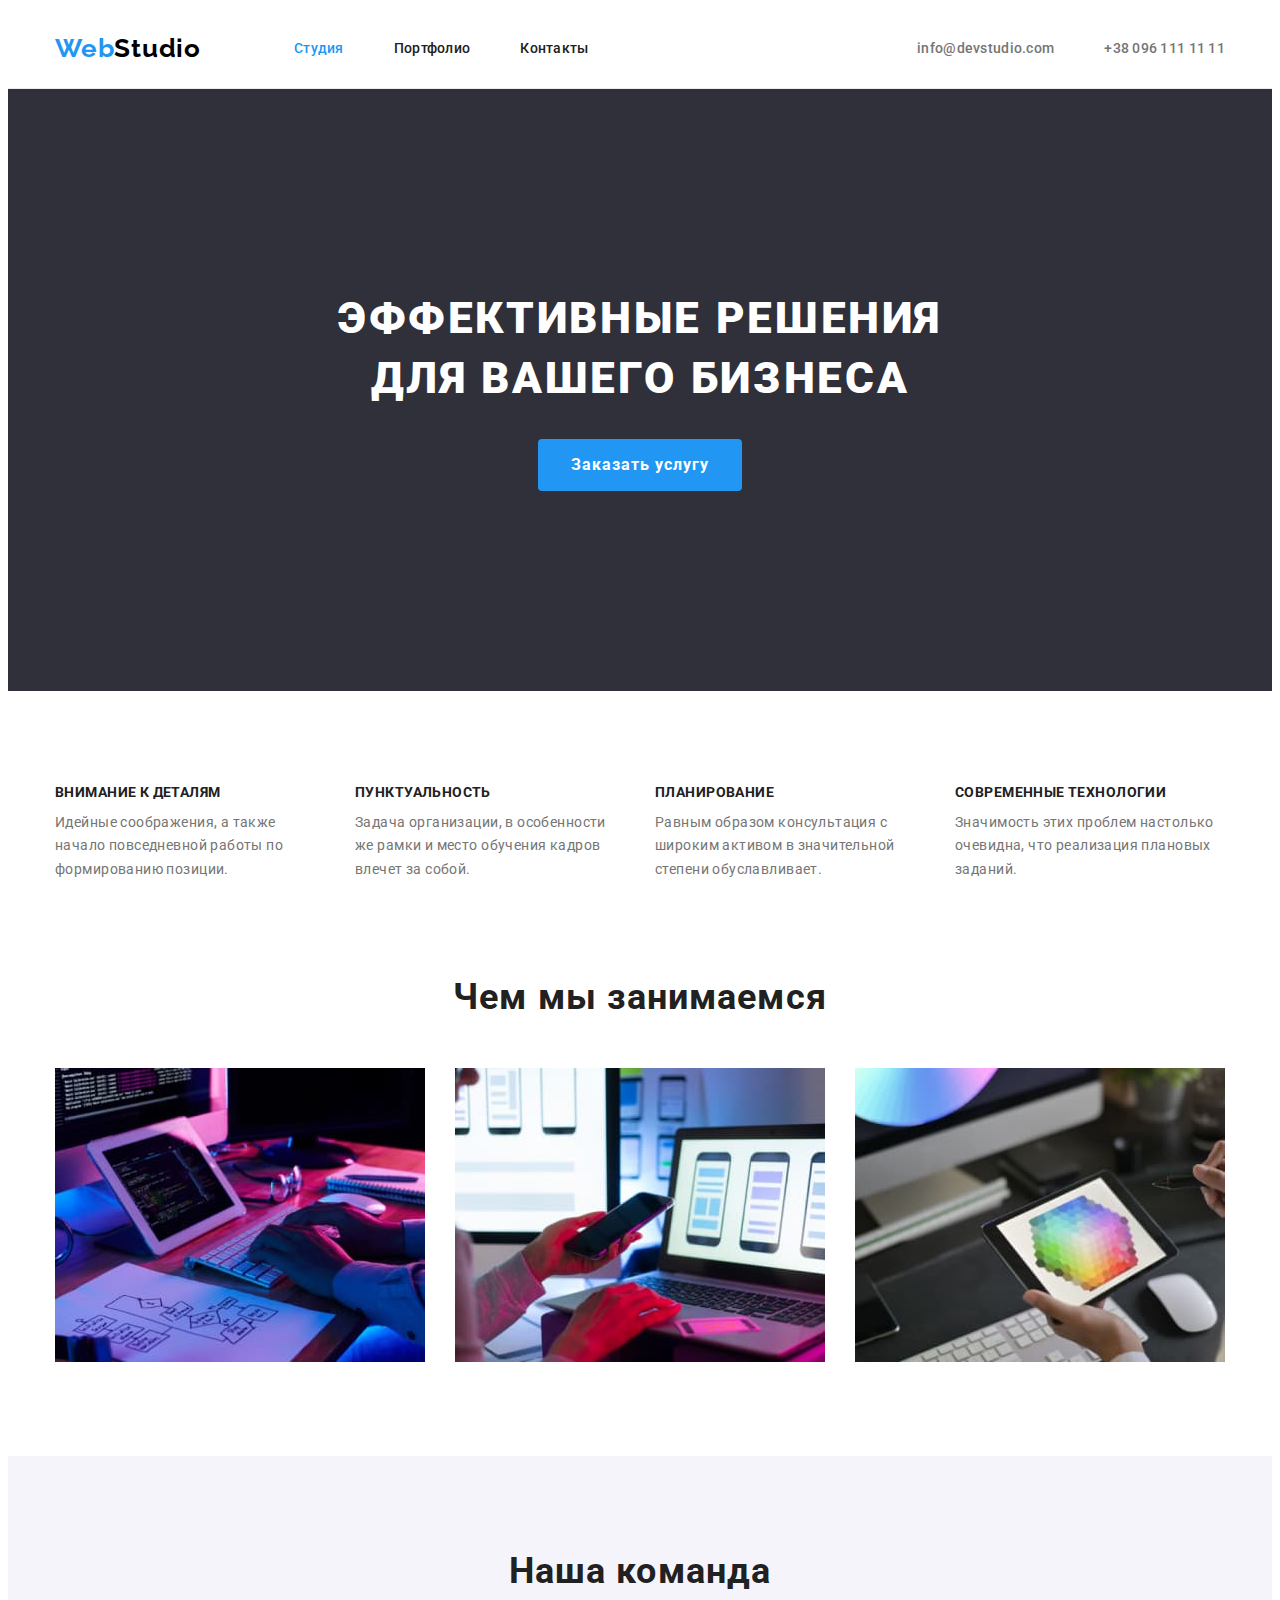
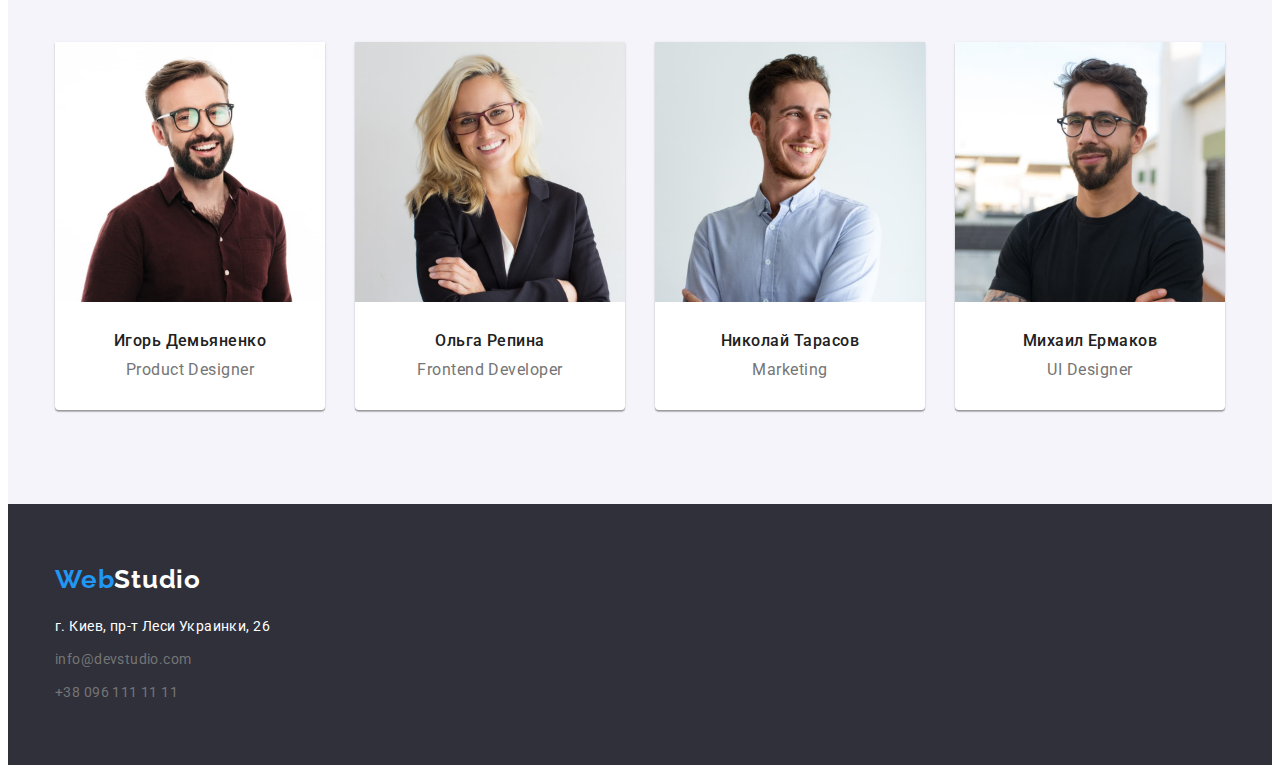
<file: index.html>
<!DOCTYPE html>
<html lang="ru">
  <head>
    <meta charset="UTF-8" />
    <meta http-equiv="X-UA-Compatible" content="IE=edge" />
    <meta name="viewport" content="width=device-width, initial-scale=1.0" />
    <title>WebStudio</title>
    <link rel="preconnect" href="https://fonts.googleapis.com" />
    <link rel="preconnect" href="https://fonts.gstatic.com" crossorigin />
    <link
      href="https://fonts.googleapis.com/css2?family=Raleway:wght@700&family=Roboto:wght@400;500;700;900&display=swap"
      rel="stylesheet"
    />
    <link
      rel="stylesheet"
      href="https://cdnjs.cloudflare.com/ajax/libs/modern-normalize/1.1.0/modern-normalize.min.css"
      integrity="sha512-wpPYUAdjBVSE4KJnH1VR1HeZfpl1ub8YT/NKx4PuQ5NmX2tKuGu6U/JRp5y+Y8XG2tV+wKQpNHVUX03MfMFn9Q=="
      crossorigin="anonymous"
      referrerpolicy="no-referrer"
    />
    <link rel="stylesheet" href="./css/styles.css" />
  </head>
  <body>
    <header class="page-header">
      <div class="container">
        <div class="container-head">
          <div class="nav-container">
            <a class="link logo" href="index.html"
              >Web<span class="accent-top">Studio</span></a
            >
            <nav>
              <ul class="list header-list">
                <li class="header-item">
                  <a class="link header-link current" href="">Студия</a>
                </li>
                <li class="header-item">
                  <a class="link header-link" href="./portfolio.html"
                    >Портфолио</a
                  >
                </li>
                <li class="header-item">
                  <a class="link header-link" href="">Контакты</a>
                </li>
              </ul>
            </nav>
          </div>

          <ul class="list header-connect">
            <li class="header-item">
              <a class="link header-link" href="mailto:info@devstudio.com"
                >info@devstudio.com</a
              >
            </li>
            <li class="header-item">
              <a class="link header-link" href="tel:+380961111111"
                >+38 096 111 11 11</a
              >
            </li>
          </ul>
        </div>
      </div>
    </header>

    <!--section hero-->
    <main>
      <section class="hero">
        <!-- <div class="container"> -->
        <h1 class="hero-title">
          Эффективные решения <br />
          для вашего бизнеса
        </h1>
        <button type="button" class="hero-button">Заказать услугу</button>
        <!-- </div> -->
      </section>
      <!--section services-->
      <section class="section">
        <div class="container">
          <h2 class="visually-hidden">Особенности</h2>
          <ul class="list card-set">
            <li class="item services-item">
              <h3 class="services-title">Внимание к деталям</h3>
              <p class="services-pre-title">
                Идейные соображения, а также начало повседневной работы по
                формированию позиции.
              </p>
            </li>
            <li class="item services-item">
              <h3 class="services-title">Пунктуальность</h3>
              <p class="services-pre-title">
                Задача организации, в особенности же рамки и место обучения
                кадров влечет за собой.
              </p>
            </li>
            <li class="item services-item">
              <h3 class="services-title">Планирование</h3>
              <p class="services-pre-title">
                Равным образом консультация с широким активом в значительной
                степени обуславливает.
              </p>
            </li>
            <li class="item services-item">
              <h3 class="services-title">Современные технологии</h3>
              <p class="services-pre-title">
                Значимость этих проблем настолько очевидна, что реализация
                плановых заданий.
              </p>
            </li>
          </ul>
        </div>
      </section>
      <!-- section what are we doing-->
      <section class="section doing">
        <div class="container">
          <h2 class="section-title">Чем мы занимаемся</h2>
          <ul class="list card-set">
            <li class="item doing-item">
              <img
                src="./images/keyboard-img.jpg"
                alt="разработка программного обеспечения"
                width="370"
                height="294"
              />
            </li>
            <li class="item doing-item">
              <img
                src="./images/notebook-img.jpg"
                alt="написание мобильного дизайна"
                width="370"
                height="294"
              />
            </li>
            <li class="item doing-item">
              <img
                src="./images/tablet-img.jpg"
                alt="подбор цветовых гамм для ваших проектов"
                width="370"
                height="294"
              />
            </li>
          </ul>
        </div>
      </section>
      <!--section our team-->
      <section class="section team">
        <div class="container">
          <h2 class="section-title">Наша команда</h2>
          <ul class="list card-set">
            <li class="item team-item">
              <img
                src="./images/product-designer-img.jpg"
                alt="Игорь Демьяненко - Product Designer"
                width="270"
                height="260"
              />
              <div class="card-title">
                <h3 class="team-pre-title">Игорь Демьяненко</h3>
                <p class="team-post">Product Designer</p>
              </div>
            </li>
            <li class="item team-item">
              <img
                src="./images/frontend-developer-img.jpg"
                alt="Ольга Репина - Frontend Developer"
                width="270"
                height="260"
              />
              <div class="card-title">
                <h3 class="team-pre-title">Ольга Репина</h3>
                <p class="team-post">Frontend Developer</p>
              </div>
            </li>
            <li class="item team-item">
              <img
                src="./images/marketing-img.jpg"
                alt="Николай Тарасов - Marketing"
                width="270"
                height="260"
              />
              <div class="card-title">
                <h3 class="team-pre-title">Николай Тарасов</h3>
                <p class="team-post">Marketing</p>
              </div>
            </li>
            <li class="item team-item">
              <img
                src="./images/ui-designer-img.jpg"
                alt="Михаил Ермаков - UI Designer"
                width="270"
                height="260"
              />
              <div class="card-title">
                <h3 class="team-pre-title">Михаил Ермаков</h3>
                <p class="team-post">UI Designer</p>
              </div>
            </li>
          </ul>
        </div>
      </section>
    </main>
    <!--section footer-->
    <footer class="footer">
      <div class="container">
        <a class="link logo" href="index.html"
          >Web<span class="accent-foot">Studio</span></a
        >
        <address class="address">
          <ul class="list address-list">
            <li class="address-item">
              <a
                class="link"
                href="https://goo.gl/maps/kdyRsUSUZegwHqDn6"
                target="_blank"
                rel="noopener noreferrer"
                ><span class="address-city"
                  >г. Киев, пр-т Леси Украинки, 26</span
                ></a
              >
            </li>
            <li class="address-item">
              <a class="link" href="mailto:info@devstudio.com"
                >info@devstudio.com</a
              >
            </li>
            <li class="address-item">
              <a class="link" href="tel:+380961111111">+38 096 111 11 11</a>
            </li>
          </ul>
        </address>
      </div>
    </footer>
  </body>
</html>
</file>
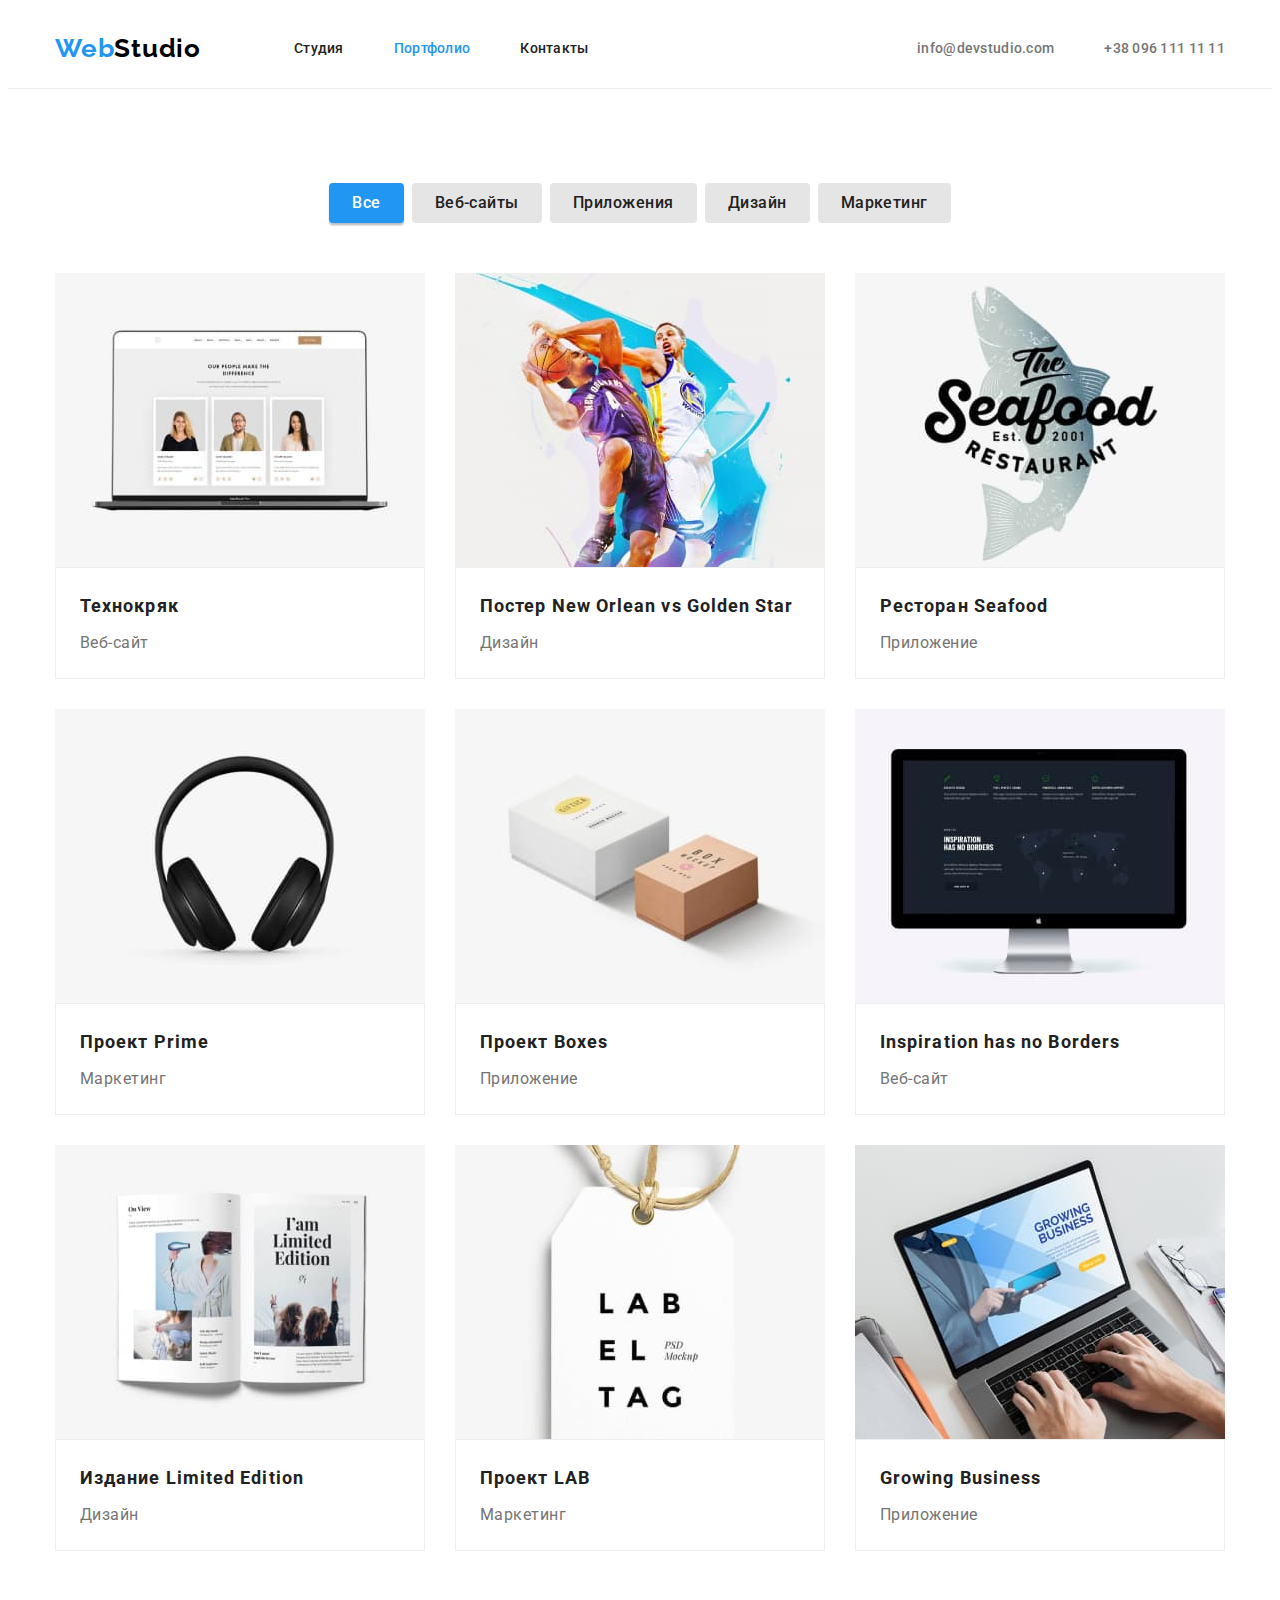
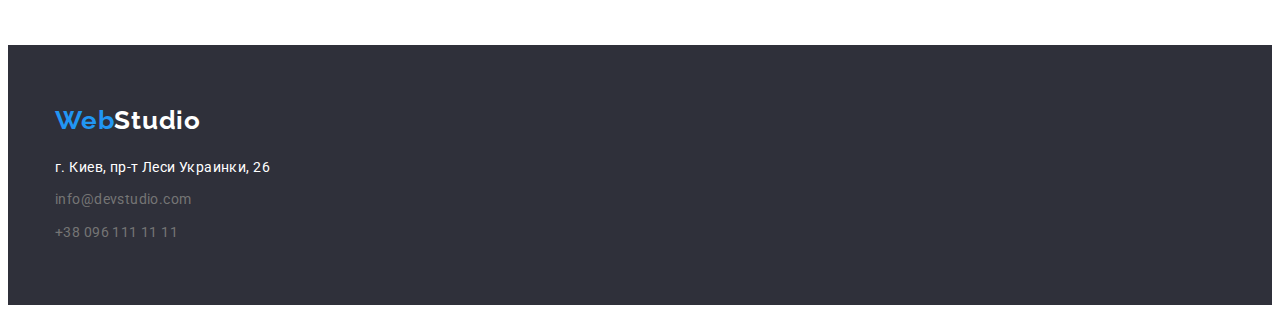
<file: portfolio.html>
<!DOCTYPE html>
<html lang="ru">
  <head>
    <meta charset="UTF-8" />
    <meta http-equiv="X-UA-Compatible" content="IE=edge" />
    <meta name="viewport" content="width=device-width, initial-scale=1.0" />
    <link rel="preconnect" href="https://fonts.googleapis.com" />
    <link rel="preconnect" href="https://fonts.gstatic.com" crossorigin />
    <link
      href="https://fonts.googleapis.com/css2?family=Raleway:wght@700&family=Roboto:wght@400;500;700;900&display=swap"
      rel="stylesheet"
    />
    <link
      rel="stylesheet"
      href="https://cdnjs.cloudflare.com/ajax/libs/modern-normalize/1.1.0/modern-normalize.min.css"
      integrity="sha512-wpPYUAdjBVSE4KJnH1VR1HeZfpl1ub8YT/NKx4PuQ5NmX2tKuGu6U/JRp5y+Y8XG2tV+wKQpNHVUX03MfMFn9Q=="
      crossorigin="anonymous"
      referrerpolicy="no-referrer"
    />
    <link rel="stylesheet" href="./css/styles.css" />
    <title>Portfolio</title>
  </head>
  <body>
    <!-- header section -->
    <header class="page-header">
      <div class="container">
        <div class="container-head">
          <div class="nav-container">
            <a class="link logo" href="index.html"
              >Web<span class="accent-top">Studio</span></a
            >
            <nav>
              <ul class="list header-list">
                <li class="header-item">
                  <a class="link header-link" href="./index.html">Студия</a>
                </li>
                <li class="header-item">
                  <a class="link header-link current" href="">Портфолио</a>
                </li>
                <li class="header-item">
                  <a class="link header-link" href="">Контакты</a>
                </li>
              </ul>
            </nav>
          </div>

          <ul class="list header-connect">
            <li class="header-mail">
              <a class="link header-link" href="mailto:info@devstudio.com"
                >info@devstudio.com</a
              >
            </li>
            <li class="header-tel">
              <a class="link header-link" href="tel:+380961111111"
                >+38 096 111 11 11</a
              >
            </li>
          </ul>
        </div>
      </div>
    </header>
    <!-- main section -->
    <main>
      <section class="section">
        <h1 class="visually-hidden">Примеры наших работ</h1>
        <div class="container">
          <ul class="list btn-list">
            <li class="example-item">
              <button class="link example-btn active" type="button">Все</button>
            </li>
            <li class="example-item">
              <button class="link example-btn" type="button">Веб-сайты</button>
            </li>
            <li class="example-item">
              <button class="link example-btn" type="button">Приложения</button>
            </li>
            <li class="example-item">
              <button class="link example-btn" type="button">Дизайн</button>
            </li>
            <li class="example-item">
              <button class="link example-btn" type="button">Маркетинг</button>
            </li>
          </ul>

          <!-- CONTAINER CARDS -->

          <ul class="list card-set">
            <li class="item pf-item">
              <a class="link" href="" target="_blank" rel="noopener noreferrer"
                ><img
                  src="./images/website-tehnokryak.jpg"
                  alt="Веб-сайт Технокряк"
                  width="370"
                  height="294"
                />
                <div class="pf-wrapper">
                  <h2 class="pf-title">Технокряк</h2>
                  <p class="pf-pre-title">Веб-сайт</p>
                </div>
              </a>
            </li>
            <li class="item pf-item">
              <a class="link" href="" target="_blank" rel="noopener noreferrer"
                ><img
                  src="./images/design.jpg"
                  alt="Постер Нью-Орлеан против Голд-Стар"
                  width="370"
                  height="294"
                />
                <div class="pf-wrapper">
                  <h2 class="pf-title">
                    Постер <span lang="en">New Orlean vs Golden Star</span>
                  </h2>
                  <p class="pf-pre-title">Дизайн</p>
                </div>
              </a>
            </li>
            <li class="item pf-item">
              <a class="link" href="" target="_blank" rel="noopener noreferrer"
                ><img
                  src="./images/app-rest-seafood.jpg"
                  alt="Ресторан Сиафуд"
                  width="370"
                  height="294"
                />
                <div class="pf-wrapper">
                  <h2 class="pf-title">
                    Ресторан <span lang="en">Seafood</span>
                  </h2>
                  <p class="pf-pre-title">Приложение</p>
                </div>
              </a>
            </li>
            <li class="item pf-item">
              <a class="link" href="" target="_blank" rel="noopener noreferrer"
                ><img
                  src="./images/marketing-project-prime.jpg"
                  alt="Проект Прайм"
                  width="370"
                  height="294"
                />
                <div class="pf-wrapper">
                  <h2 class="pf-title">Проект <span lang="en">Prime</span></h2>
                  <p class="pf-pre-title">Маркетинг</p>
                </div>
              </a>
            </li>
            <li class="item pf-item">
              <a class="link" href="" target="_blank" rel="noopener noreferrer"
                ><img
                  src="./images/app-project-boxes.jpg"
                  alt="Проект Боксы"
                  width="370"
                  height="294"
                />
                <div class="pf-wrapper">
                  <h2 class="pf-title">Проект <span lang="en">Boxes</span></h2>
                  <p class="pf-pre-title">Приложение</p>
                </div>
              </a>
            </li>
            <li class="item pf-item">
              <a class="link" href="" target="_blank" rel="noopener noreferrer"
                ><img
                  src="./images/website-inspiration-has-no-borders.jpg"
                  alt="У вдохновения нет границ"
                  width="370"
                  height="294"
                />
                <div class="pf-wrapper">
                  <h2 class="pf-title">
                    <span lang="en">Inspiration has no Borders</span>
                  </h2>
                  <p class="pf-pre-title">Веб-сайт</p>
                </div>
              </a>
            </li>
            <li class="item pf-item">
              <a class="link" href="" target="_blank" rel="noopener noreferrer"
                ><img
                  src="./images/design-limited-edition.jpg"
                  alt="издание лимитед эдишн"
                  width="370"
                  height="294"
                />
                <div class="pf-wrapper">
                  <h2 class="pf-title">
                    Издание <span lang="en">Limited Edition</span>
                  </h2>
                  <p class="pf-pre-title">Дизайн</p>
                </div>
              </a>
            </li>
            <li class="item pf-item">
              <a class="link" href="" target="_blank" rel="noopener noreferrer"
                ><img
                  src="./images/marketing-project-lab.jpg"
                  alt="Проект ЛАБ"
                  width="370"
                  height="294"
                />
                <div class="pf-wrapper">
                  <h2 class="pf-title">Проект <span lang="en">LAB</span></h2>
                  <p class="pf-pre-title">Маркетинг</p>
                </div>
              </a>
            </li>
            <li class="item pf-item">
              <a class="link" href="" target="_blank" rel="noopener noreferrer"
                ><img
                  src="./images/app-growing-business.jpg"
                  alt="Растущий бизнес"
                  width="370"
                  height="294"
                />
                <div class="pf-wrapper">
                  <h2 class="pf-title">
                    <span lang="en">Growing Business</span>
                  </h2>
                  <p class="pf-pre-title">Приложение</p>
                </div>
              </a>
            </li>
          </ul>
        </div>
      </section>
    </main>
    <!--section footer-->
    <footer class="footer">
      <div class="container">
        <a class="link logo" href="index.html"
          >Web<span class="accent-foot">Studio</span></a
        >
        <address class="address">
          <ul class="list address-list">
            <li class="address-item">
              <a
                class="link"
                href="https://goo.gl/maps/kdyRsUSUZegwHqDn6"
                target="_blank"
                rel="noopener noreferrer"
                ><span class="address-city"
                  >г. Киев, пр-т Леси Украинки, 26</span
                ></a
              >
            </li>
            <li class="address-item">
              <a class="link" href="mailto:info@devstudio.com"
                >info@devstudio.com</a
              >
            </li>
            <li class="address-item">
              <a class="link" href="tel:+380961111111">+38 096 111 11 11</a>
            </li>
          </ul>
        </address>
      </div>
    </footer>
  </body>
</html>
</file>
<file: css/styles.css>
:root {
  --text-color: #757575;
  --brand-color: #212121;
  --accent-color: #2196f3;
  --accent-precolor: #188ce8;
  --primary-color: #ffffff;
  --bacground-color: #2f303a;
  --background-precolor: #f5f4fa;
  --accent-topcolor: #000000;
  --button-color: #e5e5e5;
  --border-cardscolor: #eeeeee;
  --card-set-gap: 30px;
}
html {
  box-sizing: border-box;
}

*,
*::after,
*::before {
  box-sizing: inherit;
}

h1,
h2,
h3,
h4,
h5,
h6,
p {
  margin-top: 0;
  margin-bottom: 0;
}

img {
  display: block;
  max-width: 100%;
  height: auto;
}
body {
  font-family: "Roboto", sans-serif;
  font-size: 14px;
  line-height: 1.71;
  letter-spacing: 0.03em;
  color: var(--text-color);
}
.list {
  list-style: none;
  padding-left: 0;
  margin: 0;
}
.link {
  text-decoration: none;
  color: inherit;
}
.visually-hidden {
  position: absolute;
  white-space: nowrap;
  width: 1px;
  height: 1px;
  overflow: hidden;
  border: 0;
  padding: 0;
  clip: rect(0 0 0 0);
  clip-path: inset(50%);
  margin: -1px;
}
.container {
  width: 1200px;
  margin-left: auto;
  margin-right: auto;
  padding: 0 15px;
}
button {
  border: 1px solid transparent;
}
.section {
  padding-top: 94px;
  padding-bottom: 94px;
}
.item {
  margin-top: 30px;
  margin-left: 30px;
}

.card-set {
  display: flex;
  flex-wrap: wrap;
  margin-top: -30px;
  margin-left: -30px;
}

/* ------------------Header----------------------*/
.page-header {
  border-bottom: 1px solid #ececec;
}
.container-head {
  display: flex;
  align-items: center;
}
.nav-container {
  display: flex;
  justify-content: space-between;
  align-items: center;
}
.logo {
  font-family: Raleway;
  font-weight: bold;
  font-size: 26px;
  line-height: 1.19;
  letter-spacing: 0.03em;
  color: var(--accent-color);
  display: inline-block;
  margin-right: 93px;
}
.accent-top {
  color: var(--accent-topcolor);
}
.header-list {
  color: var(--brand-color);
  display: flex;
}
li.header-item:not(:last-child) {
  margin-right: 50px;
}

.header-connect {
  display: flex;
  justify-content: space-between;
  margin-left: auto;
}

.header-link {
  font-weight: 500;
  line-height: 16px;
  letter-spacing: 0.02em;
  display: inline-block;
  padding: 32px 0;
}
.header-link:focus,
.header-link:hover,
.current {
  color: var(--accent-color);
}
.header-tel {
  margin-left: 50px;
}
/* ------------------------Hero------------------------- */
.hero {
  background-color: var(--bacground-color);
  text-align: center;
  padding-top: 200px;
  padding-bottom: 200px;
}
.hero-title {
  font-weight: 900;
  font-size: 44px;
  line-height: 1.36;
  text-align: center;
  letter-spacing: 0.06em;
  text-transform: uppercase;
  color: var(--primary-color);
  margin-bottom: 30px;
}
.hero-button {
  background-color: var(--accent-color);
  font-family: inherit;
  font-weight: bold;
  font-size: 16px;
  line-height: 1.87;
  letter-spacing: 0.06em;
  color: var(--primary-color);
  cursor: pointer;
  border-radius: 4px;
  padding: 10px 32px;
}
.hero-button:hover,
.hero-button:focus {
  background-color: var(--accent-precolor);
}

/* -------------------Services--------------------------- */
main .doing {
  padding-top: 0;
}

.services-item {
  flex-basis: calc(100% / 4 - var(--card-set-gap));
}

.services-title {
  font-size: 14px;
  line-height: 1.14;
  letter-spacing: 0.03em;
  text-transform: uppercase;
  color: var(--brand-color);
  margin-bottom: 10px;
}

/* ---------------------------Doing---------------------------- */

.section-title {
  font-weight: bold;
  font-size: 36px;
  line-height: 42px;
  text-align: center;
  letter-spacing: 0.03em;
  color: var(--brand-color);
  margin-bottom: 50px;
}

.doing-item {
  flex-basis: calc(100% / 3 - var(--card-set-gap));
}
/* ---------------------------Team---------------------------- */

.team {
  background-color: var(--background-precolor);
}

.team-item {
  background: var(--primary-color);
  box-shadow: 0px 1px 3px rgba(0, 0, 0, 0.12), 0px 1px 1px rgba(0, 0, 0, 0.14),
    0px 2px 1px rgba(0, 0, 0, 0.2);
  flex-basis: calc(100% / 4 - var(--card-set-gap));
  border-radius: 0px 0px 4px 4px;
}

.team-post,
.team-pre-title {
  font-size: 16px;
  line-height: 1.18;
  text-align: center;
  letter-spacing: 0.03em;
}
.team-pre-title {
  font-weight: 500;
  color: var(--brand-color);
  margin-bottom: 10px;
}
.card-title {
  padding: 30px 55px;
}

/* ------------------------------Section Portfolio-------------------------- */

/* ---------------------Portfolio button---------------- */

.example-btn {
  font-weight: 500;
  font-size: 16px;
  font-family: inherit;
  line-height: 1.62;
  text-align: center;
  letter-spacing: 0.03em;
  color: var(--brand-color);
  cursor: pointer;
  padding: 6px 22px;
  border-radius: 4px;
  background-color: var(--button-color);
}
.example-item {
  margin-right: 8px;
}
.example-item:last-child {
  margin-right: 0;
}

.example-btn:hover,
.example-btn:focus,
.active {
  color: var(--primary-color);
  background-color: var(--accent-color);
  box-shadow: 0px 3px 1px rgba(0, 0, 0, 0.1), 0px 1px 2px rgba(0, 0, 0, 0.08),
    0px 2px 2px rgba(0, 0, 0, 0.12);
  border-radius: 4px;
}

.btn-list {
  display: flex;
  justify-content: center;
  margin-bottom: 50px;
}
/* ------------------------- Portfolio items ------------------------------*/

.pf-item {
  flex-basis: calc(100% / 3 - var(--card-set-gap));
}

.pf-title {
  font-size: 18px;
  line-height: 2;
  letter-spacing: 0.06em;
  color: var(--brand-color);
  margin-bottom: 4px;
}

.pf-pre-title {
  font-size: 16px;
  line-height: 1.87;
  letter-spacing: 0.03em;
}
.pf-wrapper {
  padding: 20px 24px;
  border: 1px solid var(--border-cardscolor);
}
/* -------------------------Footer------------------------ */

.footer {
  background-color: var(--bacground-color);
  padding-top: 60px;
  padding-bottom: 60px;
}
.footer .logo {
  margin-right: 0;
  margin-bottom: 20px;
}
.address-list {
  display: flex;
  justify-content: center;
  flex-direction: column;
}
.accent-foot {
  color: var(--primary-color);
}
.address {
  font-style: normal;
  display: flex;
}
.address-city {
  color: var(--primary-color);
}
.connect .link:focus,
.connect .link:hover {
  color: #b6b6b6;
}
.address-item {
  margin-top: 0;
  margin-bottom: 9px;
}
.address-item:last-child {
  margin-bottom: 0;
}
</file>
